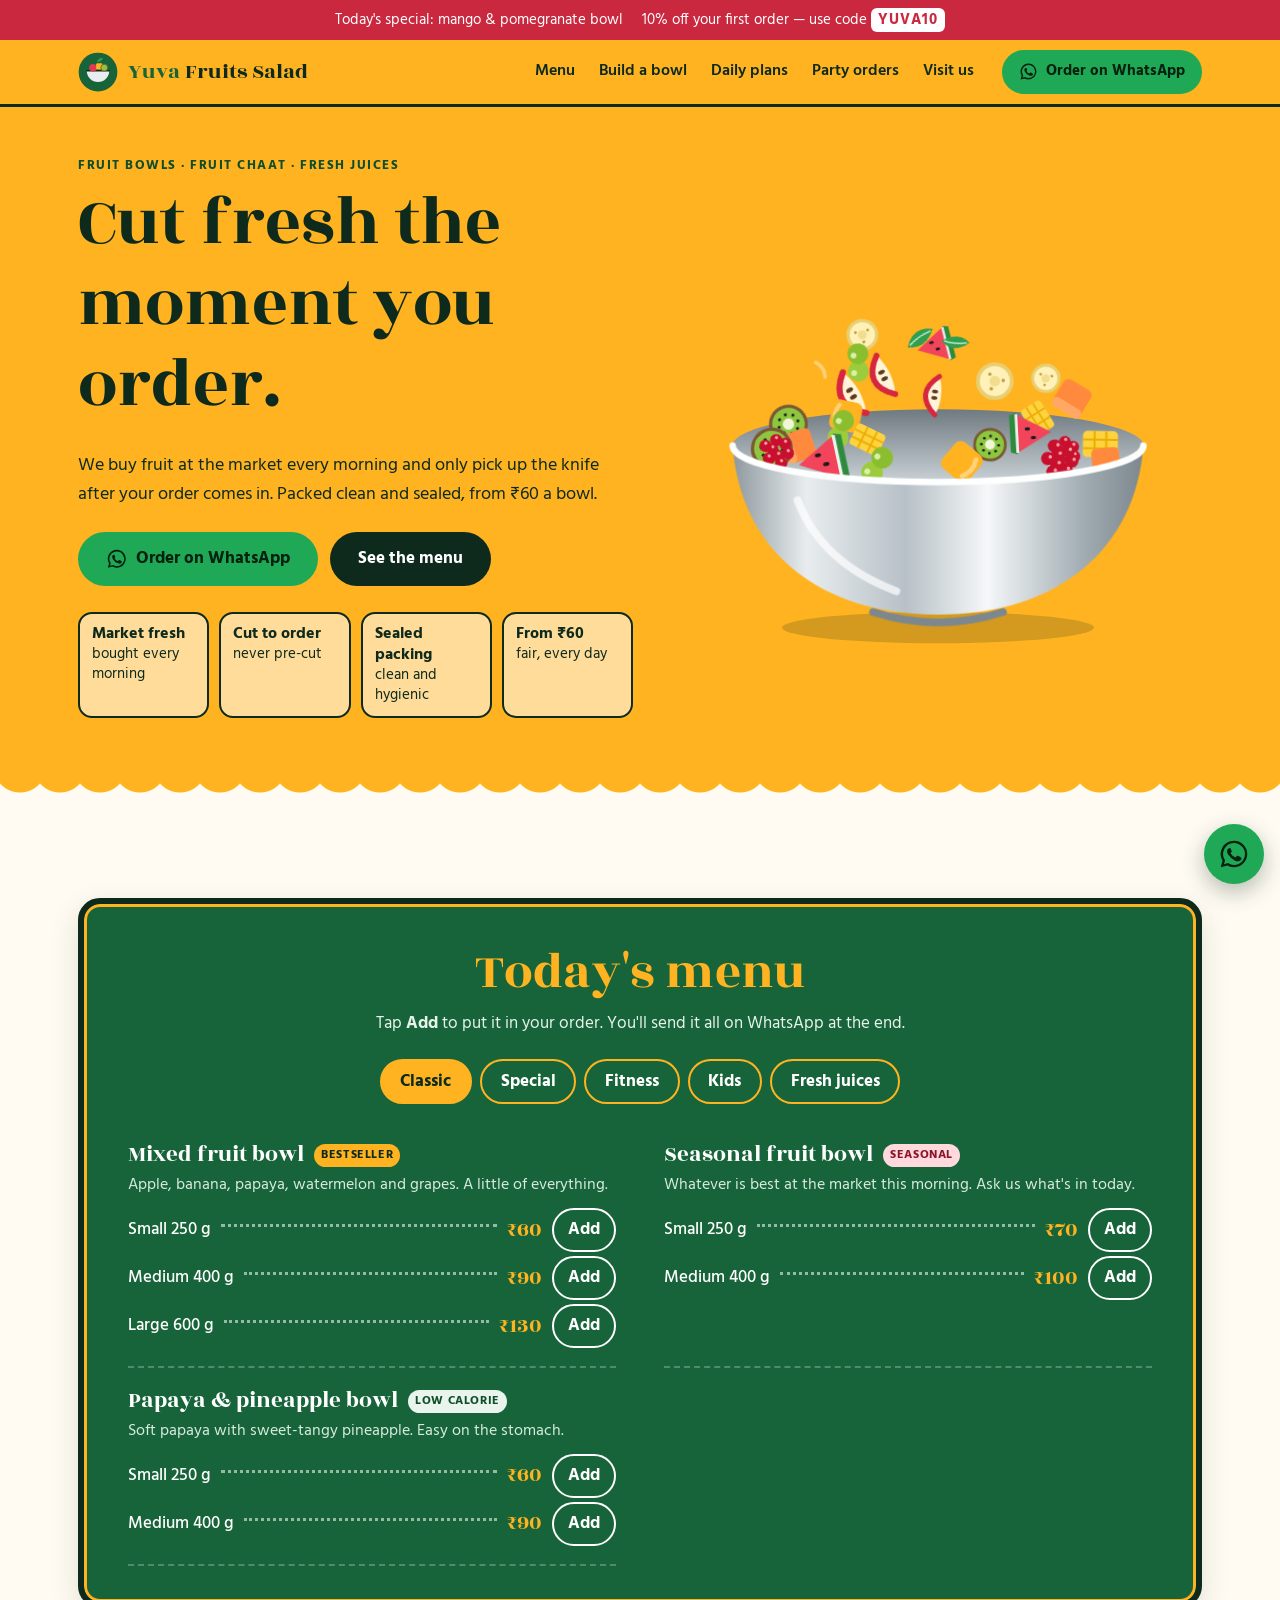
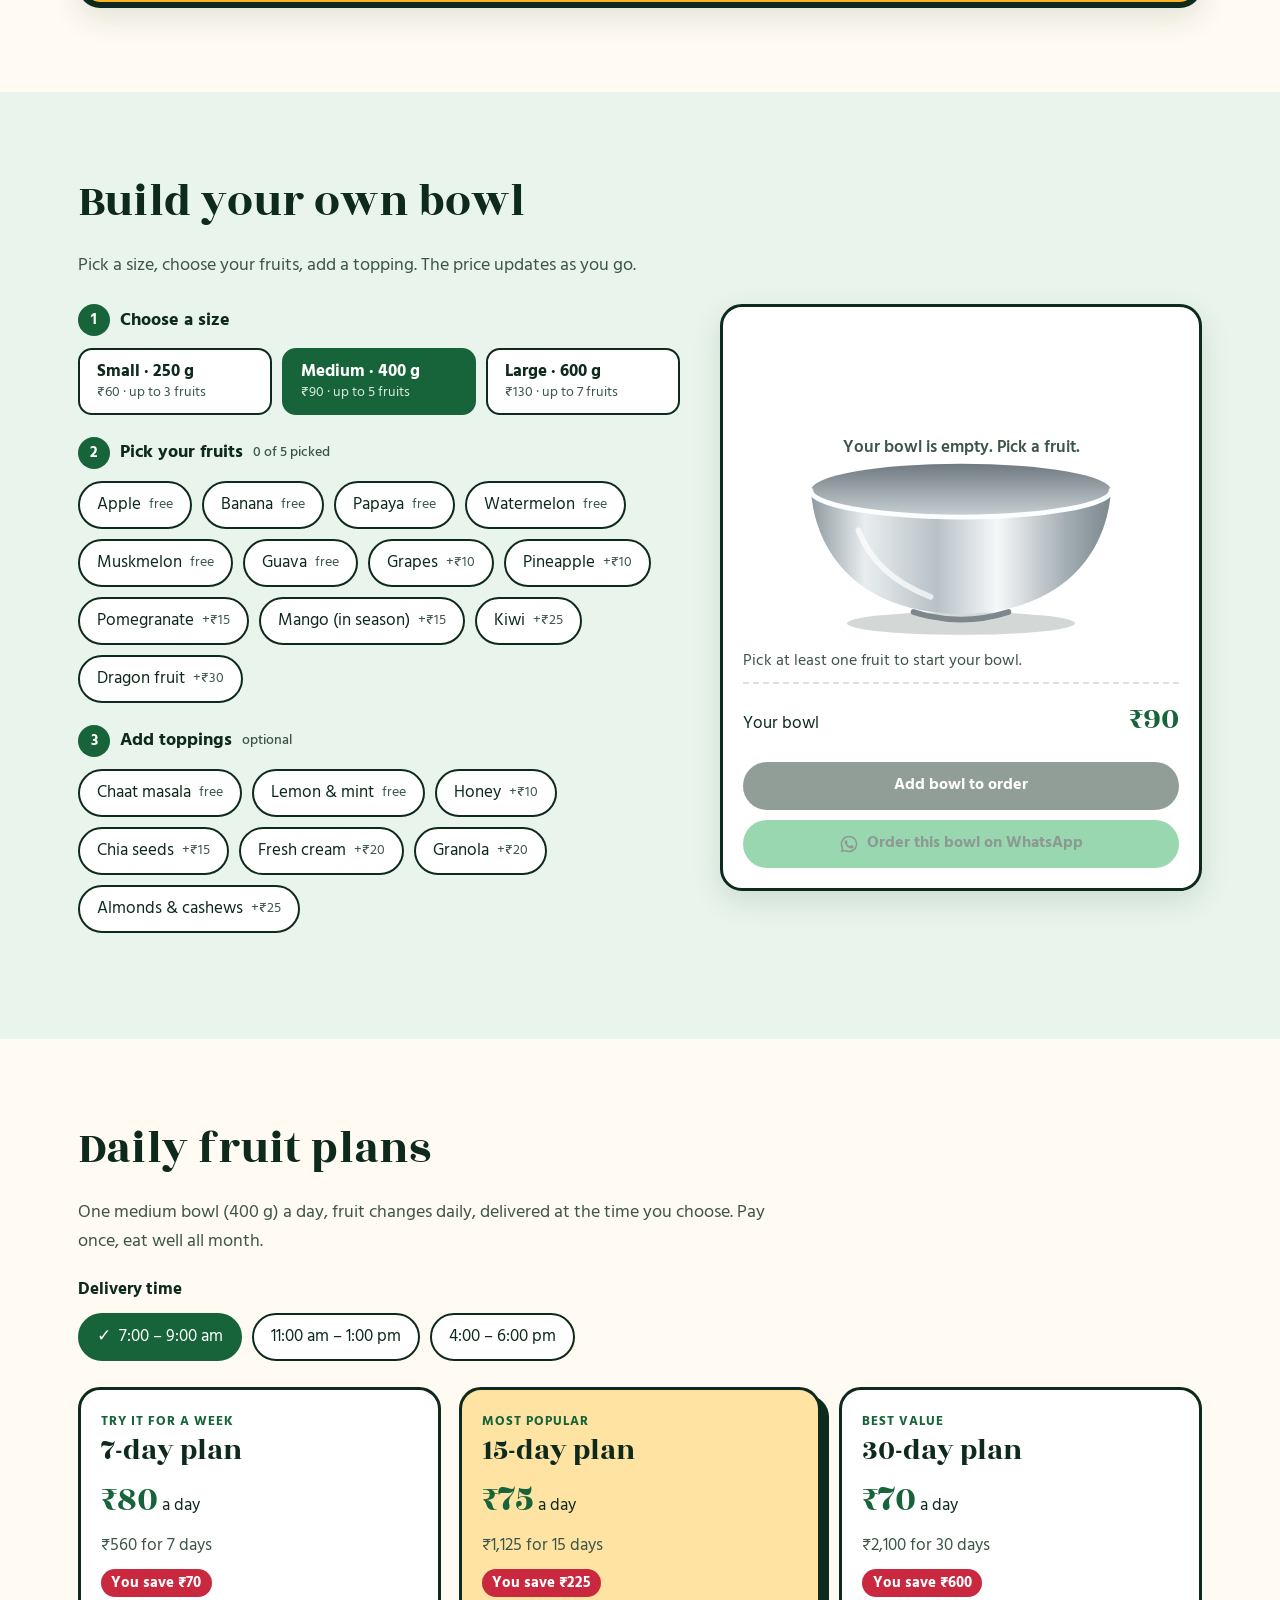
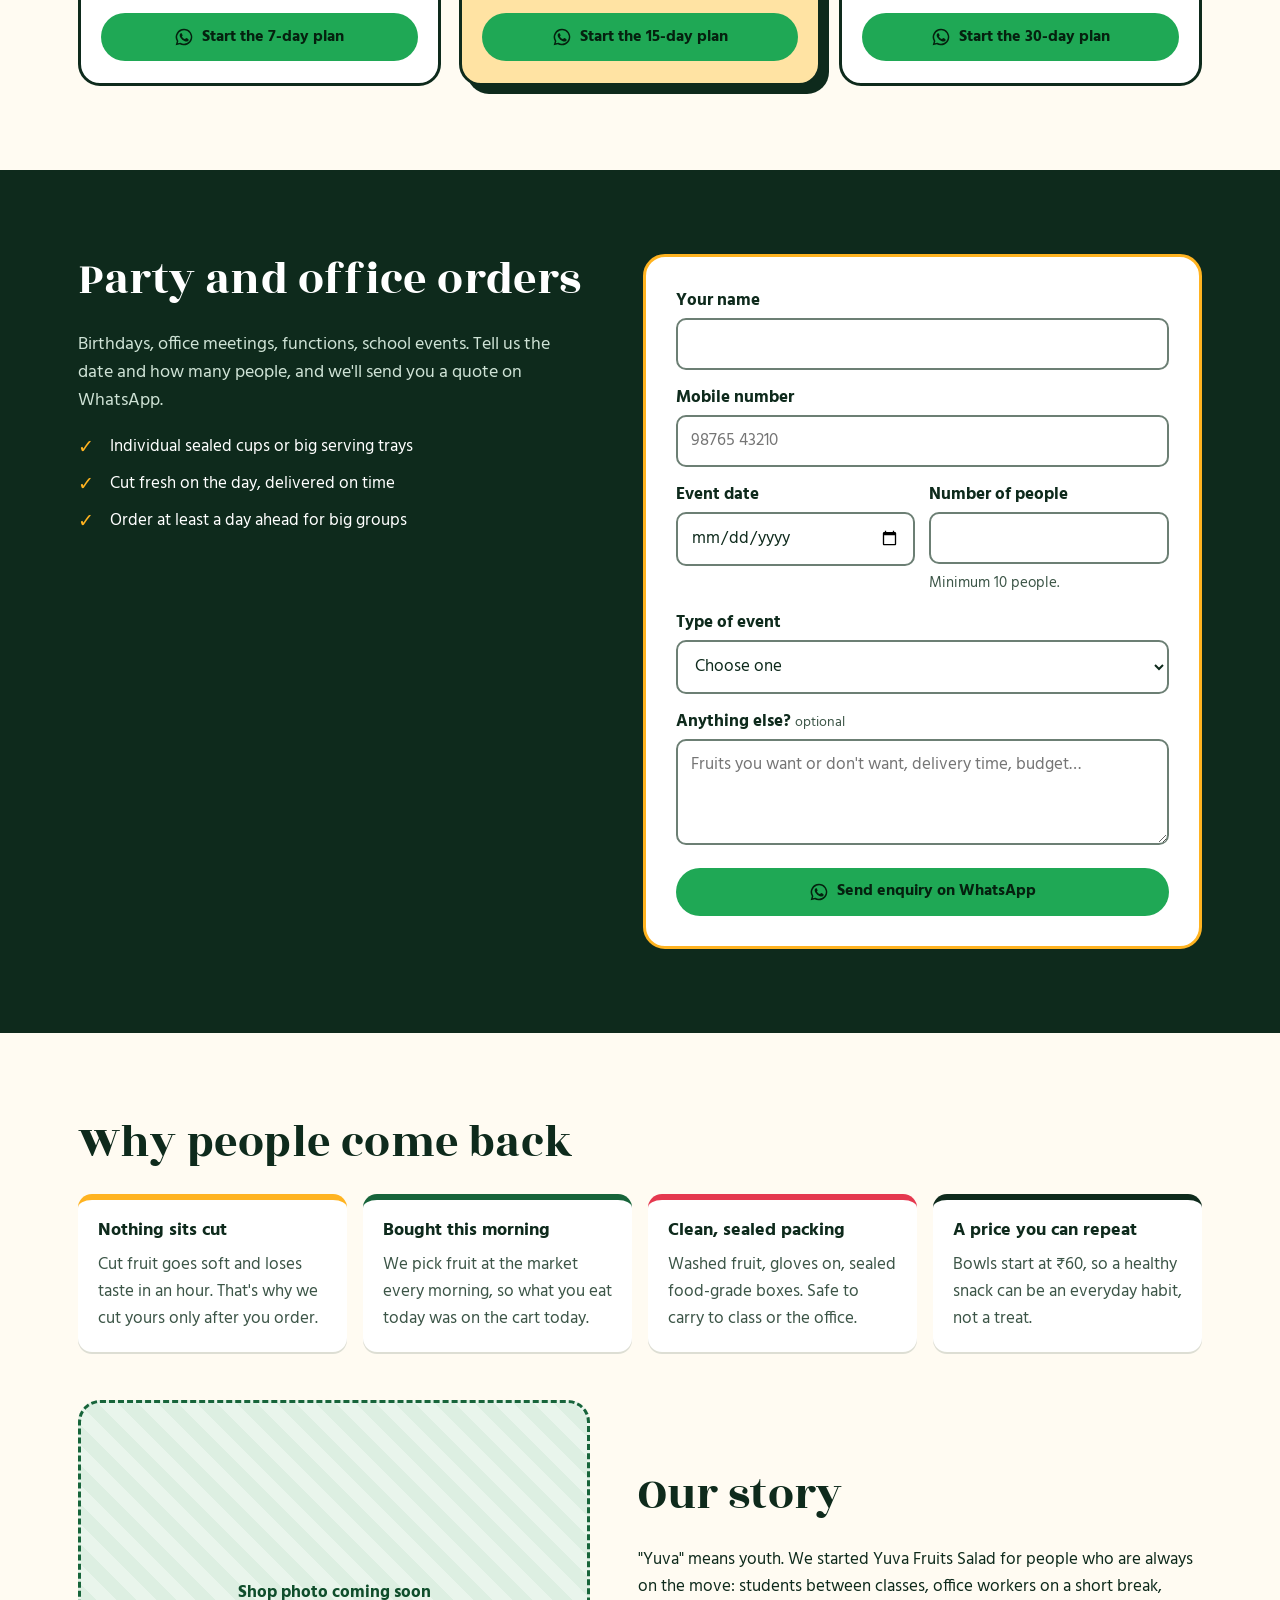
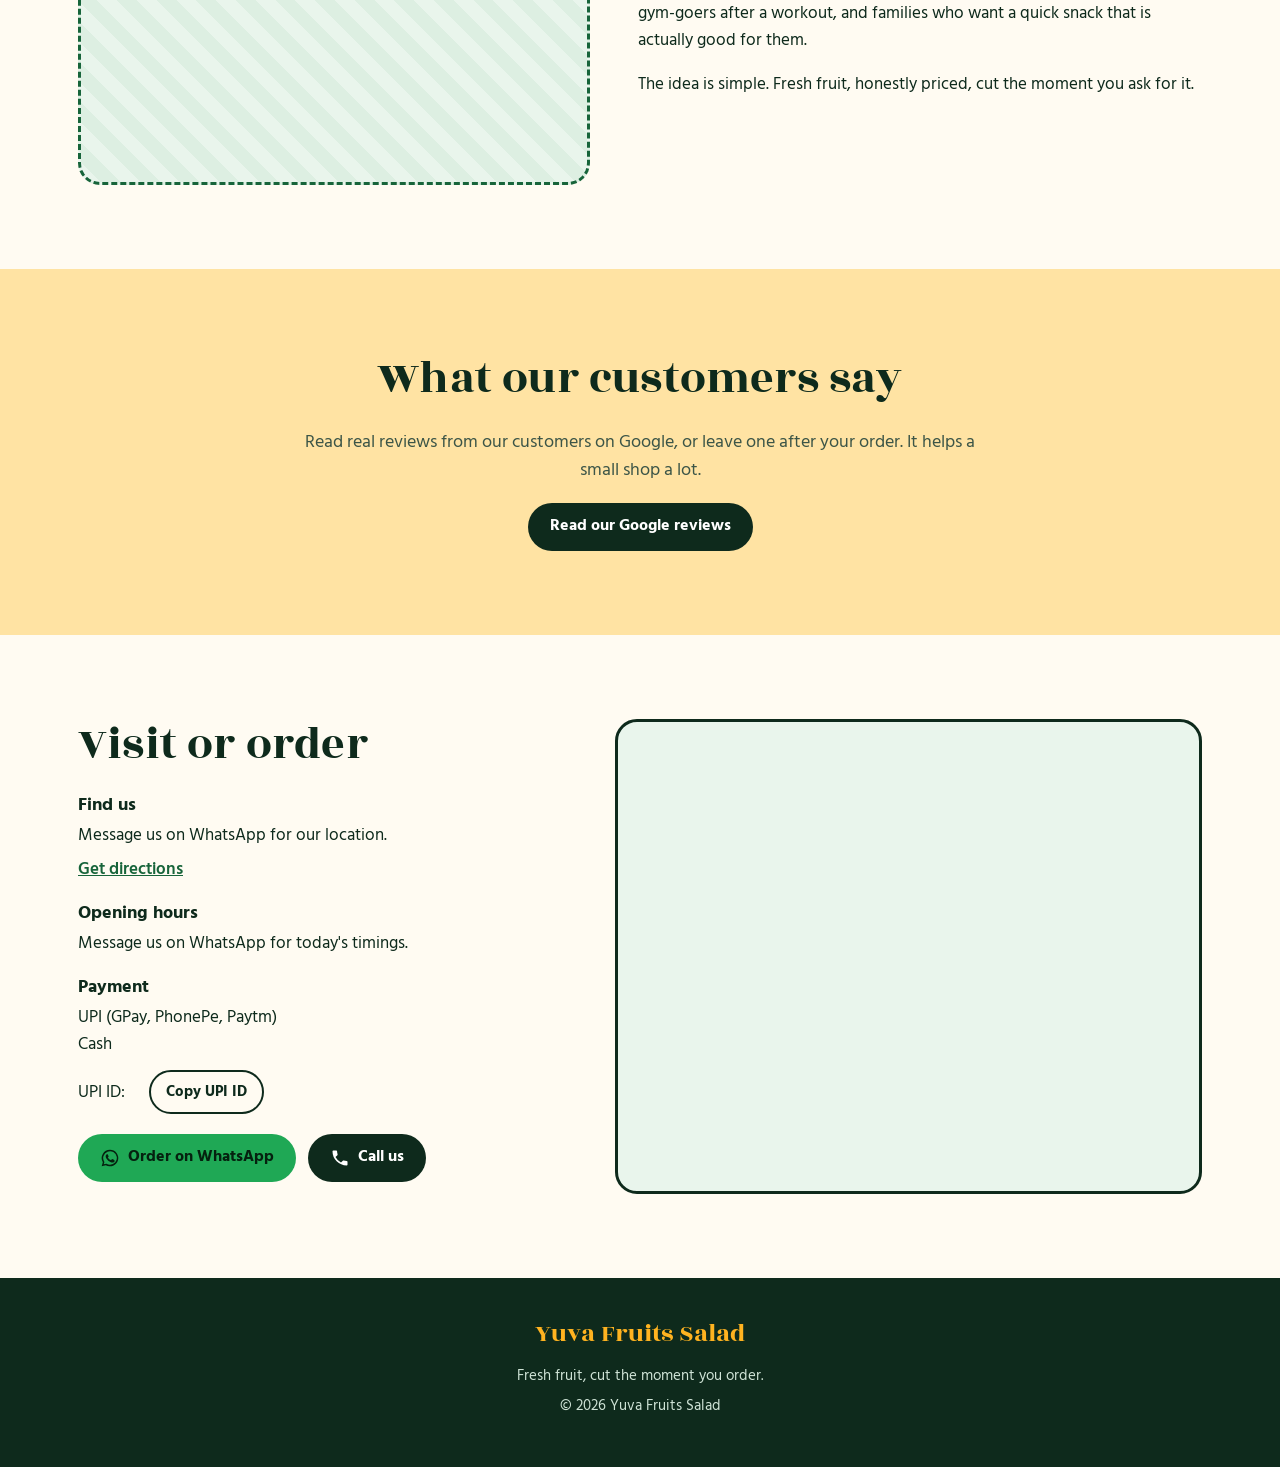
<file: index.html>
<!doctype html>
<html lang="en-IN">
<head>
  <meta charset="utf-8">
  <meta name="viewport" content="width=device-width, initial-scale=1">
  <title>Yuva Fruits Salad — fresh fruit bowls, fruit chaat and juices, cut when you order</title>
  <meta name="description" content="Fresh fruit bowls from ₹60, fruit chaat, fitness bowls, kids bowls and fresh juices. Fruit bought every morning and cut only after you order. Order on WhatsApp, pay by UPI.">
  <meta name="keywords" content="fruit salad near me, fresh fruit bowl delivery, healthy snacks, fruit chaat, fruit bowl subscription, fresh juice, Yuva Fruits Salad">
  <meta name="theme-color" content="#FFB320">
  <link rel="canonical" href="https://bbhuvaneshwaran.github.io/Yuva_fruits_salad_website/">
  <link rel="icon" href="assets/favicon.svg" type="image/svg+xml">

  <!-- Sharing (WhatsApp, Facebook, X) -->
  <meta property="og:type" content="website">
  <meta property="og:site_name" content="Yuva Fruits Salad">
  <meta property="og:title" content="Yuva Fruits Salad — cut fresh the moment you order">
  <meta property="og:description" content="Fresh fruit bowls from ₹60, fruit chaat, fitness bowls and fresh juices. Order on WhatsApp.">
  <meta property="og:url" content="https://bbhuvaneshwaran.github.io/Yuva_fruits_salad_website/">
  <meta property="og:image" content="https://bbhuvaneshwaran.github.io/Yuva_fruits_salad_website/assets/og-image.svg">
  <meta property="og:locale" content="en_IN">
  <meta name="twitter:card" content="summary_large_image">

  <link rel="preconnect" href="https://fonts.googleapis.com">
  <link rel="preconnect" href="https://fonts.gstatic.com" crossorigin>
  <link href="https://fonts.googleapis.com/css2?family=Hind:wght@400;500;600;700&family=Rozha+One&display=swap" rel="stylesheet">
  <link rel="stylesheet" href="css/style.css">

  <script type="application/ld+json" id="ld-json">
  {
    "@context": "https://schema.org",
    "@type": "Restaurant",
    "name": "Yuva Fruits Salad",
    "description": "Freshly cut fruit bowls, fruit chaat, fitness bowls, kids bowls and fresh juices. Fruit is cut only after you order.",
    "url": "https://bbhuvaneshwaran.github.io/Yuva_fruits_salad_website/",
    "image": "https://bbhuvaneshwaran.github.io/Yuva_fruits_salad_website/assets/og-image.svg",
    "servesCuisine": ["Fruit salad", "Juices", "Healthy food"],
    "priceRange": "₹60–₹150",
    "currenciesAccepted": "INR",
    "paymentAccepted": "UPI, Cash",
    "hasMenu": "https://bbhuvaneshwaran.github.io/Yuva_fruits_salad_website/#menu"
  }
  </script>
</head>
<body>
  <a class="skip-link" href="#main">Skip to content</a>

  <!-- WhatsApp icon used by buttons (cloned by js/app.js) -->
  <template id="wa-icon-tpl"><svg class="ico" viewBox="0 0 24 24" aria-hidden="true" focusable="false"><use href="#wa-path"/></svg></template>

  <!-- 1. Offer strip -->
  <aside class="offer" id="offer" aria-label="Today's offer">
    <p id="offer-text" class="offer-text"></p>
  </aside>

  <!-- 2. Header -->
  <header class="header">
    <div class="wrap header-inner">
      <a class="logo" href="#top" aria-label="Yuva Fruits Salad, back to top">
        <img src="assets/favicon.svg" alt="" width="40" height="40">
        <span class="logo-text"><span>Yuva</span> Fruits Salad</span>
      </a>
      <button class="nav-toggle" id="nav-toggle" type="button" aria-expanded="false" aria-controls="site-nav">
        <span class="nav-toggle-bars" aria-hidden="true"></span>
        <span class="visually-hidden">Menu</span>
      </button>
      <nav class="nav" id="site-nav" aria-label="Main">
        <ul>
          <li><a href="#menu">Menu</a></li>
          <li><a href="#build">Build a bowl</a></li>
          <li><a href="#plans">Daily plans</a></li>
          <li><a href="#party">Party orders</a></li>
          <li><a href="#visit">Visit us</a></li>
        </ul>
        <a class="btn btn-wa btn-sm" href="https://wa.me/" data-wa-general>
          <svg class="ico" viewBox="0 0 24 24" aria-hidden="true" focusable="false"><use href="#wa-path"/></svg>
          Order on WhatsApp
        </a>
      </nav>
    </div>
  </header>

  <main id="main">
    <!-- 3. Hero -->
    <section class="hero" id="top" aria-labelledby="hero-title">
      <div class="wrap hero-inner">
        <div class="hero-copy">
          <p class="eyebrow">Fruit bowls · fruit chaat · fresh juices</p>
          <h1 id="hero-title">Cut fresh the moment you order.</h1>
          <p class="hero-lead">We buy fruit at the market every morning and only pick up the knife after your order comes in. Packed clean and sealed, from ₹60 a bowl.</p>
          <div class="hero-actions">
            <a class="btn btn-wa btn-lg" href="https://wa.me/" data-wa-general>
              <svg class="ico" viewBox="0 0 24 24" aria-hidden="true" focusable="false"><use href="#wa-path"/></svg>
              Order on WhatsApp
            </a>
            <a class="btn btn-ink btn-lg" href="#menu">See the menu</a>
          </div>
          <ul class="promises">
            <li><strong>Market fresh</strong> bought every morning</li>
            <li><strong>Cut to order</strong> never pre-cut</li>
            <li><strong>Sealed packing</strong> clean and hygienic</li>
            <li><strong>From ₹60</strong> fair, every day</li>
          </ul>
        </div>
        <div class="hero-art">
          <div class="hero-bowl" id="hero-bowl"></div>
        </div>
      </div>
    </section>

    <!-- 4. Menu -->
    <section class="section menu" id="menu" aria-labelledby="menu-title">
      <div class="wrap">
        <div class="board">
          <div class="board-top">
            <h2 id="menu-title" class="board-title">Today's menu</h2>
            <p class="board-sub">Tap <strong>Add</strong> to put it in your order. You'll send it all on WhatsApp at the end.</p>
          </div>
          <div class="tabs" role="tablist" aria-label="Menu categories" id="menu-tabs"></div>
          <div id="menu-panels"></div>
        </div>
      </div>
    </section>

    <!-- 5. Build your own bowl -->
    <section class="section build" id="build" aria-labelledby="build-title">
      <div class="wrap">
        <h2 id="build-title" class="section-title">Build your own bowl</h2>
        <p class="section-lead">Pick a size, choose your fruits, add a topping. The price updates as you go.</p>
        <div class="build-grid">
          <div class="build-steps">
            <fieldset class="step">
              <legend><span class="step-n">1</span> Choose a size</legend>
              <div class="chips chips-size" id="b-sizes"></div>
            </fieldset>
            <fieldset class="step">
              <legend><span class="step-n">2</span> Pick your fruits <span class="step-meta" id="b-fruit-count" aria-live="polite"></span></legend>
              <div class="chips" id="b-fruits"></div>
              <p class="hint" id="b-fruit-hint" aria-live="polite"></p>
            </fieldset>
            <fieldset class="step">
              <legend><span class="step-n">3</span> Add toppings <span class="step-meta">optional</span></legend>
              <div class="chips" id="b-toppings"></div>
            </fieldset>
          </div>
          <div class="build-preview">
            <div class="preview-card">
              <div class="preview-bowl" id="b-preview">
                <p class="preview-empty" id="b-empty">Your bowl is empty. Pick a fruit.</p>
              </div>
              <p class="preview-summary" id="b-summary"></p>
              <p class="preview-price"><span>Your bowl</span> <strong id="b-price" aria-live="polite">₹0</strong></p>
              <div class="preview-actions">
                <button type="button" class="btn btn-ink" id="b-add">Add bowl to order</button>
                <button type="button" class="btn btn-wa" id="b-wa">
                  <svg class="ico" viewBox="0 0 24 24" aria-hidden="true" focusable="false"><use href="#wa-path"/></svg>
                  Order this bowl on WhatsApp
                </button>
              </div>
            </div>
          </div>
        </div>
      </div>
    </section>

    <!-- 6. Daily plans -->
    <section class="section plans" id="plans" aria-labelledby="plans-title">
      <div class="wrap">
        <h2 id="plans-title" class="section-title">Daily fruit plans</h2>
        <p class="section-lead"><span id="plan-bowl"></span>, delivered at the time you choose. Pay once, eat well all month.</p>
        <fieldset class="slot-picker">
          <legend>Delivery time</legend>
          <div class="chips" id="plan-slots"></div>
        </fieldset>
        <div class="plan-grid" id="plan-grid"></div>
      </div>
    </section>

    <!-- 7. Party and office orders -->
    <section class="section party" id="party" aria-labelledby="party-title">
      <div class="wrap party-grid">
        <div class="party-copy">
          <h2 id="party-title" class="section-title">Party and office orders</h2>
          <p class="section-lead">Birthdays, office meetings, functions, school events. Tell us the date and how many people, and we'll send you a quote on WhatsApp.</p>
          <ul class="ticks">
            <li>Individual sealed cups or big serving trays</li>
            <li>Cut fresh on the day, delivered on time</li>
            <li>Order at least a day ahead for big groups</li>
          </ul>
        </div>
        <form class="form" id="party-form" novalidate>
          <p class="form-status" id="p-status" role="status" aria-live="polite"></p>
          <div class="field">
            <label for="p-name">Your name</label>
            <input id="p-name" name="name" type="text" autocomplete="name" required maxlength="80" aria-describedby="p-name-err">
            <p class="err" id="p-name-err"></p>
          </div>
          <div class="field">
            <label for="p-phone">Mobile number</label>
            <input id="p-phone" name="phone" type="tel" inputmode="tel" autocomplete="tel" required maxlength="16" placeholder="98765 43210" aria-describedby="p-phone-err">
            <p class="err" id="p-phone-err"></p>
          </div>
          <div class="field-row">
            <div class="field">
              <label for="p-date">Event date</label>
              <input id="p-date" name="date" type="date" required aria-describedby="p-date-err">
              <p class="err" id="p-date-err"></p>
            </div>
            <div class="field">
              <label for="p-people">Number of people</label>
              <input id="p-people" name="people" type="number" inputmode="numeric" required step="1" max="5000" aria-describedby="p-people-hint p-people-err">
              <p class="hint" id="p-people-hint"></p>
              <p class="err" id="p-people-err"></p>
            </div>
          </div>
          <div class="field">
            <label for="p-type">Type of event</label>
            <select id="p-type" name="type" required aria-describedby="p-type-err">
              <option value="">Choose one</option>
            </select>
            <p class="err" id="p-type-err"></p>
          </div>
          <div class="field">
            <label for="p-notes">Anything else? <span class="optional">optional</span></label>
            <textarea id="p-notes" name="notes" rows="3" maxlength="500" placeholder="Fruits you want or don't want, delivery time, budget…" aria-describedby="p-notes-err"></textarea>
            <p class="err" id="p-notes-err"></p>
          </div>
          <button type="submit" class="btn btn-wa btn-block">
            <svg class="ico" viewBox="0 0 24 24" aria-hidden="true" focusable="false"><use href="#wa-path"/></svg>
            Send enquiry on WhatsApp
          </button>
        </form>
      </div>
    </section>

    <!-- 8. Why people come back + our story -->
    <section class="section why" id="why" aria-labelledby="why-title">
      <div class="wrap">
        <h2 id="why-title" class="section-title">Why people come back</h2>
        <ul class="why-grid">
          <li><h3>Nothing sits cut</h3><p>Cut fruit goes soft and loses taste in an hour. That's why we cut yours only after you order.</p></li>
          <li><h3>Bought this morning</h3><p>We pick fruit at the market every morning, so what you eat today was on the cart today.</p></li>
          <li><h3>Clean, sealed packing</h3><p>Washed fruit, gloves on, sealed food-grade boxes. Safe to carry to class or the office.</p></li>
          <li><h3>A price you can repeat</h3><p>Bowls start at ₹60, so a healthy snack can be an everyday habit, not a treat.</p></li>
        </ul>

        <div class="story">
          <figure class="story-photo">
            <!-- PHOTO SLOT: replace the div below with your own photo, e.g.
                 <img src="assets/shop.jpg" alt="Our counter with fresh fruit" width="800" height="600" loading="lazy"> -->
            <div class="photo-slot" role="img" aria-label="Photo of the Yuva Fruits Salad counter, coming soon">
              <span>Shop photo coming soon</span>
            </div>
          </figure>
          <div class="story-copy">
            <h2 class="section-title">Our story</h2>
            <p>"Yuva" means youth. We started Yuva Fruits Salad for people who are always on the move: students between classes, office workers on a short break, gym-goers after a workout, and families who want a quick snack that is actually good for them.</p>
            <p>The idea is simple. Fresh fruit, honestly priced, cut the moment you ask for it.</p>
          </div>
        </div>
      </div>
    </section>

    <!-- 9. Reviews -->
    <section class="section reviews" id="reviews" aria-labelledby="reviews-title">
      <div class="wrap reviews-inner">
        <h2 id="reviews-title" class="section-title">What our customers say</h2>
        <p class="section-lead">Read real reviews from our customers on Google, or leave one after your order. It helps a small shop a lot.</p>
        <a class="btn btn-ink" id="reviews-link" href="https://www.google.com/maps" target="_blank" rel="noopener">Read our Google reviews</a>
      </div>
    </section>

    <!-- 10. Visit or order -->
    <section class="section visit" id="visit" aria-labelledby="visit-title">
      <div class="wrap visit-grid">
        <div class="visit-info">
          <h2 id="visit-title" class="section-title">Visit or order</h2>
          <div class="info-block">
            <h3>Find us</h3>
            <address id="c-address"></address>
            <a class="text-link" id="c-directions" href="https://www.google.com/maps" target="_blank" rel="noopener">Get directions</a>
          </div>
          <div class="info-block">
            <h3>Opening hours</h3>
            <ul class="plain" id="c-hours"></ul>
          </div>
          <div class="info-block">
            <h3>Payment</h3>
            <ul class="plain" id="c-payments"></ul>
            <p class="upi" id="c-upi">UPI ID: <strong id="c-upi-id"></strong>
              <button type="button" class="btn btn-outline btn-sm" id="c-upi-copy">Copy UPI ID</button>
            </p>
          </div>
          <div class="visit-actions">
            <a class="btn btn-wa" href="https://wa.me/" data-wa-general>
              <svg class="ico" viewBox="0 0 24 24" aria-hidden="true" focusable="false"><use href="#wa-path"/></svg>
              Order on WhatsApp
            </a>
            <a class="btn btn-ink" id="c-call" href="tel:">
              <svg class="ico" viewBox="0 0 24 24" aria-hidden="true" focusable="false"><path fill="currentColor" d="M6.6 10.8a15.1 15.1 0 0 0 6.6 6.6l2.2-2.2c.3-.3.7-.4 1-.2 1.1.4 2.3.6 3.6.6.6 0 1 .4 1 1V20c0 .6-.4 1-1 1A17 17 0 0 1 3 4c0-.6.4-1 1-1h3.5c.6 0 1 .4 1 1 0 1.3.2 2.5.6 3.6.1.3 0 .7-.2 1l-2.3 2.2Z"/></svg>
              <span class="btn-label">Call us</span>
            </a>
          </div>
          <div class="visit-links" id="c-links"></div>
        </div>
        <div class="map" id="map">
          <p class="map-fallback">Map loading…</p>
        </div>
      </div>
    </section>
  </main>

  <!-- 11. Footer -->
  <footer class="footer">
    <div class="wrap footer-inner">
      <p class="footer-name">Yuva Fruits Salad</p>
      <p>Fresh fruit, cut the moment you order.</p>
      <p id="fssai"></p>
      <p>© <span id="year">2026</span> Yuva Fruits Salad</p>
    </div>
  </footer>

  <!-- Floating WhatsApp button -->
  <a class="wa-float" href="https://wa.me/" data-wa-general aria-label="Chat with us on WhatsApp">
    <svg viewBox="0 0 24 24" aria-hidden="true" focusable="false"><use href="#wa-path"/></svg>
  </a>

  <!-- Order tray -->
  <div class="tray" id="tray" hidden>
    <div class="tray-panel" id="tray-panel" hidden role="region" aria-labelledby="tray-heading">
      <div class="tray-panel-head">
        <h2 id="tray-heading">Your order</h2>
        <button type="button" class="tray-x" id="tray-close" aria-label="Close your order">×</button>
      </div>
      <ul class="tray-list" id="tray-list"></ul>
      <div class="tray-panel-foot">
        <button type="button" class="text-btn" id="tray-clear">Clear order</button>
        <button type="button" class="btn btn-wa" id="tray-send">
          <svg class="ico" viewBox="0 0 24 24" aria-hidden="true" focusable="false"><use href="#wa-path"/></svg>
          Send order on WhatsApp
        </button>
      </div>
    </div>
    <button type="button" class="tray-bar" id="tray-open" aria-expanded="false" aria-controls="tray-panel">
      <span class="tray-bar-count" id="tray-count">0 items</span>
      <span class="tray-bar-total" id="tray-total">₹0</span>
      <span class="tray-bar-cta">View order</span>
    </button>
  </div>

  <p class="visually-hidden" id="live" aria-live="polite"></p>

  <!-- Shared WhatsApp icon shape, referenced by <use href="#wa-path"> -->
  <svg width="0" height="0" style="position:absolute" aria-hidden="true" focusable="false">
    <defs><path id="wa-path" fill="currentColor" d="M12 2a10 10 0 0 0-8.6 15.1L2 22l5-1.3A10 10 0 1 0 12 2Zm0 18.2a8.2 8.2 0 0 1-4.2-1.2l-.3-.2-3 .8.8-2.9-.2-.3A8.2 8.2 0 1 1 12 20.2Zm4.5-6.1c-.2-.1-1.5-.7-1.7-.8-.2-.1-.4-.1-.6.1l-.8 1c-.1.2-.3.2-.5.1a6.7 6.7 0 0 1-3.3-2.9c-.3-.4.2-.4.7-1.4.1-.2 0-.3 0-.4l-.8-1.8c-.2-.5-.4-.4-.6-.4h-.5a1 1 0 0 0-.7.3 3 3 0 0 0-.9 2.2 5.2 5.2 0 0 0 1.1 2.7 11.8 11.8 0 0 0 4.5 4c1.7.7 2.3.8 3.2.6a2.7 2.7 0 0 0 1.8-1.2 2.2 2.2 0 0 0 .2-1.3c-.1-.1-.3-.2-.5-.3Z"/></defs>
  </svg>

  <script src="js/config.js"></script>
  <script src="js/bowl.js"></script>
  <script src="js/app.js"></script>
</body>
</html>
</file>
<file: css/style.css>
/* =====================================================================
   Yuva Fruits Salad — styles
   Colours live in :root below. Change them there to re-theme the site.
   ===================================================================== */
:root {
  --mango: #FFB320;
  --mango-soft: #FFE3A3;
  --leaf: #17643A;
  --leaf-deep: #0F4D2B;
  --ink: #0E2A1C;
  --ink-soft: #3C5547;
  --watermelon: #E5384F;
  --watermelon-deep: #C9283F;  /* darker shade so white text passes WCAG AA */
  --mint: #E9F5EC;
  --white: #FFFFFF;
  --cream: #FFFBF2;
  --wa: #1FA855;
  --wa-hover: #22B95D;
  --wa-ink: #05210F;           /* dark text on WhatsApp green (passes AA) */
  --line: rgba(14, 42, 28, .14);

  --font-display: "Rozha One", Georgia, "Times New Roman", serif;
  --font-body: "Hind", system-ui, -apple-system, "Segoe UI", Roboto, sans-serif;

  --radius: 14px;
  --radius-lg: 22px;
  --shadow: 0 10px 30px rgba(14, 42, 28, .12);
  --wrap: 1180px;
  --header-h: 64px;
}

*, *::before, *::after { box-sizing: border-box; }
html { scroll-behavior: smooth; scroll-padding-top: calc(var(--header-h) + 12px); -webkit-text-size-adjust: 100%; }
body {
  margin: 0;
  font-family: var(--font-body);
  font-size: 1.0625rem;
  line-height: 1.6;
  color: var(--ink);
  background: var(--cream);
  overflow-x: hidden;
}
body.has-tray { padding-bottom: 76px; }
img, svg { max-width: 100%; }
h1, h2, h3 { line-height: 1.15; margin: 0 0 .5em; }
h1, h2 { font-family: var(--font-display); font-weight: 400; letter-spacing: .2px; }
h3 { font-weight: 700; font-size: 1.15rem; }
p { margin: 0 0 1em; }
a { color: var(--leaf); }
button, input, select, textarea { font: inherit; color: inherit; }
ul.plain { list-style: none; margin: 0 0 .75rem; padding: 0; }

:focus-visible { outline: 3px solid var(--ink); outline-offset: 3px; border-radius: 6px; }
.board :focus-visible, .footer :focus-visible { outline-color: var(--mango); }

.wrap { width: 100%; max-width: var(--wrap); margin: 0 auto; padding: 0 16px; }
@media (min-width: 768px) { .wrap { padding: 0 28px; } }

.visually-hidden {
  position: absolute !important; width: 1px; height: 1px; padding: 0; margin: -1px;
  overflow: hidden; clip: rect(0 0 0 0); white-space: nowrap; border: 0;
}
.skip-link {
  position: absolute; left: 12px; top: -60px; z-index: 100;
  background: var(--ink); color: var(--white); padding: 10px 16px; border-radius: 8px; text-decoration: none;
}
.skip-link:focus { top: 12px; }

/* ---------- buttons ---------- */
.btn {
  display: inline-flex; align-items: center; justify-content: center; gap: .5em;
  min-height: 48px; padding: .7em 1.25em;
  border: 2px solid transparent; border-radius: 999px;
  font-weight: 700; font-size: 1rem; line-height: 1.1; text-decoration: none; text-align: center;
  cursor: pointer; transition: background-color .15s, transform .15s, box-shadow .15s;
}
.btn:active { transform: translateY(1px); }
.btn:disabled { opacity: .45; cursor: not-allowed; transform: none; }
.btn-sm { min-height: 44px; padding: .5em 1em; font-size: .95rem; }
.btn-lg { min-height: 54px; padding: .8em 1.5em; font-size: 1.08rem; }
.btn-block { width: 100%; }
.btn-wa { background: var(--wa); color: var(--wa-ink); }
.btn-wa:hover:not(:disabled) { background: var(--wa-hover); box-shadow: 0 6px 16px rgba(31, 168, 85, .35); }
.btn-ink { background: var(--ink); color: var(--white); }
.btn-ink:hover:not(:disabled) { background: #1B3F2C; }
.btn-outline { background: transparent; border-color: currentColor; color: var(--ink); }
.btn-outline:hover { background: rgba(14, 42, 28, .06); }
.ico { width: 1.25em; height: 1.25em; flex: none; }
.text-link { font-weight: 600; }
.text-btn {
  background: none; border: 0; padding: .5em .25em; min-height: 44px;
  color: var(--ink-soft); text-decoration: underline; cursor: pointer;
}

/* ---------- 1. offer strip ---------- */
.offer { background: var(--watermelon-deep); color: var(--white); text-align: center; font-size: .95rem; }
.offer-text { margin: 0; padding: .5em 16px; display: flex; flex-wrap: wrap; gap: .25em 1.25em; justify-content: center; }
.offer-code strong {
  display: inline-block; background: var(--white); color: var(--watermelon-deep);
  padding: 0 .45em; border-radius: 6px; letter-spacing: 1px;
}

/* ---------- 2. header ---------- */
.header {
  position: sticky; top: 0; z-index: 40;
  background: var(--mango);
  border-bottom: 3px solid var(--ink);
}
.header-inner { display: flex; align-items: center; justify-content: space-between; min-height: var(--header-h); gap: 12px; }
.logo { display: inline-flex; align-items: center; gap: 10px; text-decoration: none; color: var(--ink); min-height: 44px; }
.logo img { width: 40px; height: 40px; }
.logo-text { font-family: var(--font-display); font-size: 1.35rem; line-height: 1; white-space: nowrap; }
.logo-text span { color: var(--leaf); }

.nav-toggle {
  width: 48px; height: 48px; border: 2px solid var(--ink); border-radius: 12px;
  background: transparent; cursor: pointer; display: grid; place-items: center;
}
.nav-toggle-bars, .nav-toggle-bars::before, .nav-toggle-bars::after {
  display: block; width: 22px; height: 2.5px; background: var(--ink); border-radius: 2px; position: relative; content: "";
  transition: transform .2s;
}
.nav-toggle-bars::before { position: absolute; top: -7px; }
.nav-toggle-bars::after { position: absolute; top: 7px; }
.nav-toggle[aria-expanded="true"] .nav-toggle-bars { background: transparent; }
.nav-toggle[aria-expanded="true"] .nav-toggle-bars::before { transform: translateY(7px) rotate(45deg); }
.nav-toggle[aria-expanded="true"] .nav-toggle-bars::after { transform: translateY(-7px) rotate(-45deg); }

.nav {
  display: none;
  position: absolute; left: 0; right: 0; top: 100%;
  background: var(--mango); border-bottom: 3px solid var(--ink);
  padding: 8px 16px 20px;
}
.nav.open { display: block; }
.nav ul { list-style: none; margin: 0 0 12px; padding: 0; }
.nav li a {
  display: flex; align-items: center; min-height: 48px; padding: 0 4px;
  color: var(--ink); text-decoration: none; font-weight: 600; font-size: 1.1rem;
  border-bottom: 1px solid rgba(14, 42, 28, .15);
}
.nav .btn { width: 100%; }

@media (min-width: 1000px) {
  .nav-toggle { display: none; }
  .nav { display: flex !important; position: static; padding: 0; border: 0; align-items: center; gap: 18px; background: none; }
  .nav ul { display: flex; gap: 4px; margin: 0; }
  .nav li a { border: 0; font-size: 1rem; padding: 0 10px; border-radius: 8px; }
  .nav li a:hover { background: rgba(14, 42, 28, .08); }
  .nav .btn { width: auto; }
}

/* ---------- 3. hero ---------- */
.hero { background: var(--mango); overflow: hidden; position: relative; }
.hero::after {
  content: ""; position: absolute; left: 0; right: 0; bottom: 0; height: 40px;
  background: radial-gradient(circle at 20px -8px, transparent 26px, var(--cream) 27px) repeat-x;
  background-size: 40px 40px;
}
.hero-inner { display: grid; gap: 8px; padding-top: 28px; padding-bottom: 64px; align-items: center; }
.eyebrow { font-weight: 700; text-transform: uppercase; letter-spacing: 1.5px; font-size: .82rem; margin-bottom: .6em; color: var(--leaf-deep); }
.hero h1 { font-size: clamp(2.4rem, 9vw, 4.4rem); margin-bottom: .35em; }
.hero-lead { font-size: 1.15rem; max-width: 34em; color: var(--ink); }
.hero-actions { display: flex; flex-wrap: wrap; gap: 12px; margin: 22px 0 26px; }
.hero-actions .btn { flex: 1 1 220px; }
.promises { list-style: none; margin: 0; padding: 0; display: grid; grid-template-columns: 1fr 1fr; gap: 10px; }
.promises li {
  background: rgba(255, 255, 255, .55); border: 2px solid var(--ink); border-radius: var(--radius);
  padding: 10px 12px; font-size: .95rem; line-height: 1.3;
}
.promises strong { display: block; font-size: 1.02rem; }
.hero-art { display: grid; place-items: center; }
.hero-bowl { width: min(100%, 520px); }
.bowl-svg { display: block; width: 100%; height: auto; overflow: visible; }

@media (min-width: 900px) {
  .hero-inner { grid-template-columns: 1.05fr 1fr; gap: 40px; padding-top: 48px; padding-bottom: 96px; }
  .promises { grid-template-columns: repeat(4, 1fr); }
  .hero-actions .btn { flex: 0 0 auto; }
}

/* signature moment: fruit drops into the bowl / pops into the builder */
.piece { transform-box: fill-box; transform-origin: center; }
.piece-drop { animation: drop .7s cubic-bezier(.3, 1.35, .55, 1) both; }
.piece-pop { animation: pop .45s cubic-bezier(.3, 1.6, .5, 1) both; }
@keyframes drop {
  0% { transform: translateY(-320px); opacity: 0; }
  30% { opacity: 1; }
  100% { transform: none; opacity: 1; }
}
@keyframes pop {
  0% { transform: translateY(-40px) scale(.2); opacity: 0; }
  100% { transform: none; opacity: 1; }
}

/* ---------- sections ---------- */
.section { padding: 56px 0; }
@media (min-width: 900px) { .section { padding: 84px 0; } }
.section-title { font-size: clamp(2rem, 6vw, 2.9rem); }
.section-lead { font-size: 1.1rem; max-width: 40em; color: var(--ink-soft); }

/* ---------- 4. menu board ---------- */
.board {
  background: var(--leaf);
  color: var(--white);
  border-radius: var(--radius-lg);
  border: 6px solid var(--ink);
  box-shadow: inset 0 0 0 3px var(--mango), var(--shadow);
  padding: 26px 16px 22px;
}
@media (min-width: 768px) { .board { padding: 40px 44px 36px; } }
.board-top { text-align: center; margin-bottom: 18px; }
.board-title { font-size: clamp(2.2rem, 7vw, 3.2rem); color: var(--mango); margin-bottom: .15em; }
.board-sub { color: #E6F2EA; margin: 0; }

.tabs {
  display: flex; gap: 8px; overflow-x: auto; padding: 4px 4px 12px; margin: 0 -4px 10px;
  scrollbar-width: thin; -webkit-overflow-scrolling: touch;
}
@media (min-width: 768px) { .tabs { justify-content: center; flex-wrap: wrap; overflow: visible; } }
.tab {
  flex: none; min-height: 44px; padding: .4em 1.1em;
  border: 2px solid var(--mango); border-radius: 999px;
  background: transparent; color: var(--white); font-weight: 700; cursor: pointer;
}
.tab:hover { background: rgba(255, 179, 32, .15); }
.tab[aria-selected="true"] { background: var(--mango); color: var(--ink); }

.board-panel:focus-visible { outline-offset: 6px; }
.board-list { list-style: none; margin: 0; padding: 0; display: grid; gap: 4px 48px; }
@media (min-width: 900px) { .board-list { grid-template-columns: 1fr 1fr; } }
.board-item { padding: 16px 0; border-bottom: 2px dashed rgba(255, 255, 255, .25); }
.board-head { display: flex; flex-wrap: wrap; align-items: center; gap: 6px 10px; margin-bottom: 4px; }
.board-name { font-family: var(--font-display); font-weight: 400; font-size: 1.45rem; margin: 0; color: var(--white); }
.board-desc { color: #D7EBDD; font-size: .98rem; margin-bottom: 8px; }
.tag {
  font-size: .75rem; font-weight: 700; text-transform: uppercase; letter-spacing: .6px;
  padding: .15em .6em; border-radius: 999px; background: var(--mint); color: var(--leaf-deep);
}
.tag-bestseller { background: var(--mango); color: var(--ink); }
.tag-seasonal { background: #FFD9DE; color: #8A1527; }
.tag-kids-favourite { background: #FFE9C7; color: #6B3D00; }
.board-prices { list-style: none; margin: 0; padding: 0; }
.price-line { display: flex; align-items: center; gap: 10px; min-height: 48px; }
.price-size { white-space: nowrap; font-weight: 500; }
.leader { flex: 1; min-width: 16px; border-bottom: 3px dotted rgba(255, 255, 255, .55); transform: translateY(-4px); }
.price { font-family: var(--font-display); font-size: 1.35rem; color: var(--mango); white-space: nowrap; }
.add-btn {
  min-width: 64px; min-height: 44px; padding: 0 14px;
  border: 2px solid var(--white); border-radius: 999px;
  background: transparent; color: var(--white); font-weight: 700; cursor: pointer;
}
.add-btn:hover { background: var(--white); color: var(--leaf); }

/* ---------- 5. builder ---------- */
.build { background: var(--mint); }
.build-grid { display: grid; gap: 24px; margin-top: 24px; }
@media (min-width: 960px) { .build-grid { grid-template-columns: 1.25fr 1fr; gap: 40px; align-items: start; } }
.step { border: 0; margin: 0 0 22px; padding: 0; min-width: 0; }
.step legend { display: flex; align-items: center; gap: 10px; font-weight: 700; font-size: 1.15rem; margin-bottom: 12px; padding: 0; }
.step-n {
  display: inline-grid; place-items: center; width: 32px; height: 32px; border-radius: 50%;
  background: var(--leaf); color: var(--white); font-size: .95rem;
}
.step-meta { font-weight: 500; font-size: .9rem; color: var(--ink-soft); }
.hint { font-size: .92rem; color: var(--ink-soft); margin: 8px 0 0; min-height: 0; }
.hint:empty { display: none; }

.chips { display: flex; flex-wrap: wrap; gap: 10px; }
.chips-size { display: grid; grid-template-columns: 1fr; gap: 10px; }
@media (min-width: 560px) { .chips-size { grid-template-columns: repeat(3, 1fr); } }
.chip { position: relative; display: inline-flex; cursor: pointer; }
.chip input { position: absolute; opacity: 0; width: 1px; height: 1px; }
.chip-body {
  display: flex; align-items: center; gap: 8px; min-height: 48px; width: 100%;
  padding: .45em 1em; border: 2px solid var(--ink); border-radius: 999px;
  background: var(--white); line-height: 1.2; transition: background-color .12s;
}
.chip-body small { color: var(--ink-soft); font-size: .85rem; }
.chip-size .chip-body { flex-direction: column; align-items: flex-start; justify-content: center; border-radius: var(--radius); padding: .7em 1em; gap: 2px; }
.chip:hover .chip-body { background: #FFF6DE; }
.chip input:checked + .chip-body { background: var(--leaf); color: var(--white); border-color: var(--leaf); }
.chip input:checked + .chip-body small { color: #D7EBDD; }
.chip input:checked + .chip-body::before { content: "✓"; font-weight: 700; }
.chip-size input:checked + .chip-body::before { content: none; }
.chip input:focus-visible + .chip-body { outline: 3px solid var(--ink); outline-offset: 3px; }
.chip.is-disabled { cursor: not-allowed; }
.chip.is-disabled .chip-body { opacity: .45; background: var(--white); }

.preview-card {
  background: var(--white); border: 3px solid var(--ink); border-radius: var(--radius-lg);
  padding: 20px; box-shadow: var(--shadow);
}
@media (min-width: 960px) { .build-preview { position: sticky; top: calc(var(--header-h) + 20px); } }
.preview-bowl { position: relative; max-width: 380px; margin: 0 auto; }
.preview-empty {
  position: absolute; left: 0; right: 0; top: 34%; margin: 0; text-align: center;
  font-weight: 600; color: var(--ink-soft); z-index: 1;
}
.preview-summary { font-size: .98rem; color: var(--ink-soft); min-height: 1.6em; margin: 8px 0; }
.preview-price { display: flex; justify-content: space-between; align-items: baseline; border-top: 2px dashed var(--line); padding-top: 10px; }
.preview-price strong { font-family: var(--font-display); font-weight: 400; font-size: 2rem; color: var(--leaf); }
.preview-actions { display: grid; gap: 10px; }

/* ---------- 6. plans ---------- */
.slot-picker { border: 0; padding: 0; margin: 20px 0 26px; }
.slot-picker legend { font-weight: 700; margin-bottom: 10px; padding: 0; }
.plan-grid { display: grid; gap: 18px; }
@media (min-width: 820px) { .plan-grid { grid-template-columns: repeat(3, 1fr); } }
.plan {
  background: var(--white); border: 3px solid var(--ink); border-radius: var(--radius-lg);
  padding: 22px 20px; display: flex; flex-direction: column; gap: 2px;
}
.plan-highlight { background: var(--mango-soft); box-shadow: 8px 8px 0 var(--ink); }
.plan-note { font-size: .8rem; font-weight: 700; text-transform: uppercase; letter-spacing: 1px; color: var(--leaf); margin: 0; }
.plan-title { font-family: var(--font-display); font-weight: 400; font-size: 1.9rem; margin: 0; }
.plan-per { margin: 0; font-size: 1.05rem; }
.plan-per strong { font-family: var(--font-display); font-weight: 400; font-size: 2.3rem; color: var(--leaf); }
.plan-total { margin: 0; color: var(--ink-soft); }
.plan-save {
  align-self: flex-start; margin: 8px 0 14px; padding: .15em .7em; border-radius: 999px;
  background: var(--watermelon-deep); color: var(--white); font-weight: 700; font-size: .92rem;
}
.plan .btn { margin-top: auto; }

/* ---------- 7. party form ---------- */
.party { background: var(--ink); color: var(--white); }
.party .section-lead { color: #CFE3D6; }
.party-grid { display: grid; gap: 28px; }
@media (min-width: 900px) { .party-grid { grid-template-columns: 1fr 1.1fr; gap: 56px; align-items: start; } }
.ticks { list-style: none; padding: 0; margin: 0; }
.ticks li { padding-left: 32px; position: relative; margin-bottom: 10px; }
.ticks li::before { content: "✓"; position: absolute; left: 0; top: 0; color: var(--mango); font-weight: 700; font-size: 1.2rem; }
.party :focus-visible { outline-color: var(--mango); }

.form { background: var(--white); color: var(--ink); border-radius: var(--radius-lg); padding: 22px 18px; border: 3px solid var(--mango); }
.form :focus-visible { outline-color: var(--ink); }
@media (min-width: 768px) { .form { padding: 30px; } }
.field { margin-bottom: 14px; }
.field-row { display: grid; gap: 0 14px; }
@media (min-width: 560px) { .field-row { grid-template-columns: 1fr 1fr; } }
.field label { display: block; font-weight: 700; margin-bottom: 4px; }
.optional { font-weight: 400; color: var(--ink-soft); font-size: .9rem; }
.field input, .field select, .field textarea {
  width: 100%; min-height: 48px; padding: .6em .8em;
  border: 2px solid #6C7F74; border-radius: 10px; background: var(--white);
}
.field textarea { resize: vertical; }
.field input:focus-visible, .field select:focus-visible, .field textarea:focus-visible { border-color: var(--ink); outline-offset: 1px; }
.field [aria-invalid="true"] { border-color: #B3132B; background: #FFF5F6; }
.err { color: #B3132B; font-weight: 600; font-size: .92rem; margin: 4px 0 0; }
.err:empty { display: none; }
.form-status { margin: 0; }
.form-status:empty { display: none; }
.form-status.is-error, .form-status.is-ok { margin-bottom: 14px; padding: 10px 12px; border-radius: 10px; font-weight: 600; }
.form-status.is-error { background: #FFE8EB; color: #8A1527; }
.form-status.is-ok { background: var(--mint); color: var(--leaf-deep); }

/* ---------- 8. why + story ---------- */
.why-grid { list-style: none; padding: 0; margin: 24px 0 48px; display: grid; gap: 16px; }
@media (min-width: 640px) { .why-grid { grid-template-columns: 1fr 1fr; } }
@media (min-width: 1000px) { .why-grid { grid-template-columns: repeat(4, 1fr); } }
.why-grid li { background: var(--white); border-radius: var(--radius); padding: 20px; border-top: 6px solid var(--mango); box-shadow: 0 2px 0 var(--line); }
.why-grid li:nth-child(2) { border-top-color: var(--leaf); }
.why-grid li:nth-child(3) { border-top-color: var(--watermelon); }
.why-grid li:nth-child(4) { border-top-color: var(--ink); }
.why-grid p { margin: 0; color: var(--ink-soft); }
.story { display: grid; gap: 24px; align-items: center; }
@media (min-width: 900px) { .story { grid-template-columns: 1fr 1.1fr; gap: 48px; } }
.story-photo { margin: 0; }
.story-photo img { display: block; width: 100%; height: auto; border-radius: var(--radius-lg); }
.photo-slot {
  aspect-ratio: 4 / 3; border-radius: var(--radius-lg); border: 3px dashed var(--leaf);
  background: repeating-linear-gradient(45deg, var(--mint), var(--mint) 14px, #DDEFE2 14px, #DDEFE2 28px);
  display: grid; place-items: center; color: var(--leaf-deep); font-weight: 700;
}

/* ---------- 9. reviews ---------- */
.reviews { background: var(--mango-soft); }
.reviews-inner { text-align: center; }
.reviews-inner .section-lead { margin-left: auto; margin-right: auto; }

/* ---------- 10. visit ---------- */
.visit-grid { display: grid; gap: 28px; }
@media (min-width: 900px) { .visit-grid { grid-template-columns: 1fr 1.2fr; gap: 48px; } }
.info-block { margin-bottom: 20px; }
.info-block h3 { margin-bottom: .3em; }
address { font-style: normal; margin-bottom: .4em; }
.upi { display: flex; flex-wrap: wrap; align-items: center; gap: 8px 12px; }
.visit-actions, .visit-links { display: flex; flex-wrap: wrap; gap: 12px; margin-top: 12px; }
.map {
  min-height: 320px; border-radius: var(--radius-lg); overflow: hidden; border: 3px solid var(--ink);
  background: var(--mint); display: grid; place-items: center;
}
.map iframe { width: 100%; height: 100%; min-height: 360px; border: 0; display: block; }
.map-fallback { color: var(--ink-soft); margin: 0; }

/* ---------- 11. footer ---------- */
.footer { background: var(--ink); color: #CFE3D6; padding: 36px 0 44px; text-align: center; font-size: .95rem; }
.footer p { margin: 0 0 .35em; }
.footer-name { font-family: var(--font-display); font-size: 1.6rem; color: var(--mango); }

/* ---------- floating WhatsApp ---------- */
.wa-float {
  position: fixed; right: 16px; bottom: 16px; z-index: 45;
  width: 60px; height: 60px; border-radius: 50%;
  display: grid; place-items: center;
  background: var(--wa); color: var(--wa-ink);
  box-shadow: 0 8px 22px rgba(14, 42, 28, .3);
  transition: bottom .2s, transform .15s;
}
.wa-float:hover { transform: scale(1.06); }
.wa-float svg { width: 32px; height: 32px; }
body.has-tray .wa-float { bottom: 88px; }

/* ---------- order tray ---------- */
.tray { position: fixed; left: 0; right: 0; bottom: 0; z-index: 50; pointer-events: none; }
.tray[hidden] { display: none; }
.tray > * { pointer-events: auto; }
.tray-bar {
  display: flex; align-items: center; gap: 12px; width: 100%; min-height: 64px;
  padding: 10px max(16px, calc((100vw - var(--wrap)) / 2 + 28px));
  background: var(--ink); color: var(--white); border: 0; border-top: 4px solid var(--mango);
  font-weight: 700; cursor: pointer; text-align: left;
}
.tray-bar:focus-visible { outline: 3px solid var(--mango); outline-offset: -6px; }
.tray-bar-count { flex: 1; }
.tray-bar-total { font-family: var(--font-display); font-weight: 400; font-size: 1.4rem; color: var(--mango); }
.tray-bar-cta { background: var(--mango); color: var(--ink); padding: .35em .9em; border-radius: 999px; }
.tray-bar.bump { animation: bump .35s ease; }
@keyframes bump { 50% { transform: translateY(-5px); } }

.tray-panel {
  background: var(--white); color: var(--ink);
  max-width: 560px; margin: 0 auto; max-height: min(70vh, 560px); overflow: auto;
  border: 3px solid var(--ink); border-bottom: 0; border-radius: var(--radius-lg) var(--radius-lg) 0 0;
  box-shadow: 0 -10px 40px rgba(14, 42, 28, .25);
  padding: 16px 16px 12px;
}
.tray-panel[hidden] { display: none; }
.tray-panel-head { display: flex; justify-content: space-between; align-items: center; }
.tray-panel-head h2 { font-size: 1.7rem; margin: 0; }
.tray-x { width: 44px; height: 44px; border: 0; background: var(--mint); border-radius: 50%; font-size: 1.6rem; line-height: 1; cursor: pointer; }
.tray-list { list-style: none; margin: 8px 0; padding: 0; }
.tray-line { display: grid; grid-template-columns: 1fr auto; gap: 6px 12px; align-items: center; padding: 12px 0; border-bottom: 1px solid var(--line); }
.tray-line-name strong { display: block; }
.tray-line-name span { display: block; font-size: .9rem; color: var(--ink-soft); }
.tray-line-total { grid-column: 2; grid-row: 1; font-weight: 700; text-align: right; }
.qty { grid-column: 1 / -1; display: flex; align-items: center; gap: 4px; }
@media (min-width: 480px) {
  .tray-line { grid-template-columns: 1fr auto auto; }
  .qty { grid-column: 2; grid-row: 1; }
  .tray-line-total { grid-column: 3; min-width: 64px; }
}
.qty-btn {
  width: 44px; height: 44px; border-radius: 50%; border: 2px solid var(--ink);
  background: var(--white); font-size: 1.3rem; font-weight: 700; line-height: 1; cursor: pointer;
}
.qty-btn:hover { background: var(--mint); }
.qty-n { min-width: 28px; text-align: center; font-weight: 700; }
.tray-panel-foot { display: flex; justify-content: space-between; align-items: center; gap: 12px; flex-wrap: wrap; padding-top: 6px; }
.tray-panel-foot .btn { flex: 1 1 220px; }

/* ---------- reduced motion ---------- */
@media (prefers-reduced-motion: reduce) {
  html { scroll-behavior: auto; }
  *, *::before, *::after { animation: none !important; transition: none !important; }
}
</file>
